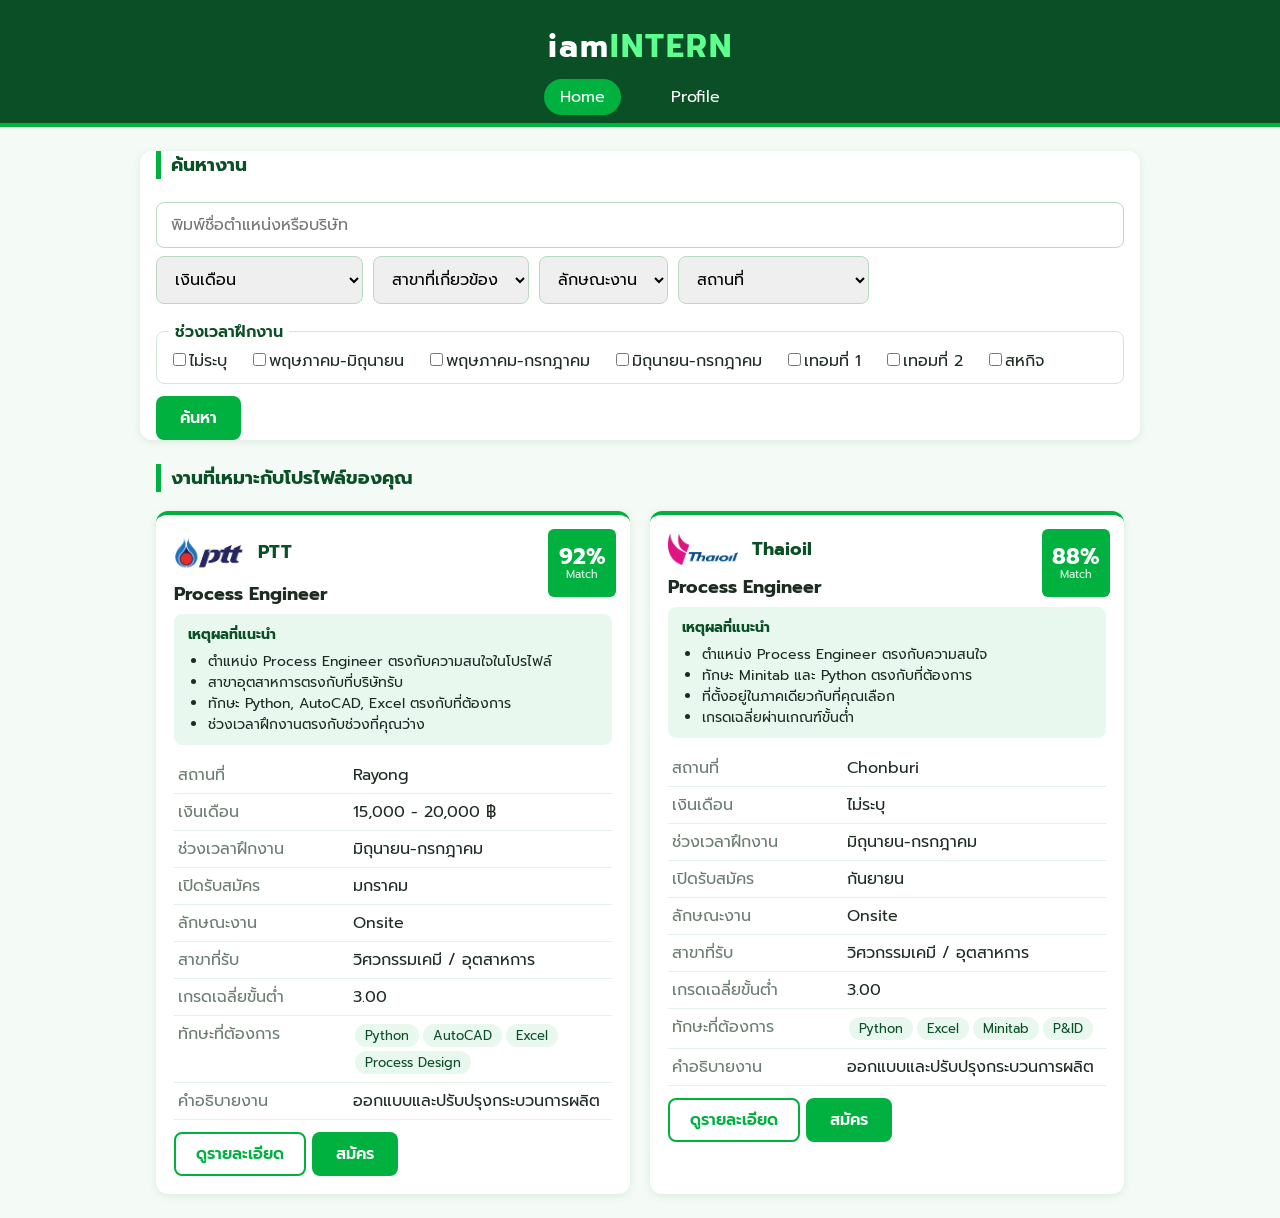
<file: index.html>
<!DOCTYPE html>
<html lang="th">
<head>
    <meta charset="UTF-8">
    <meta name="viewport" content="width=device-width, initial-scale=1.0">
    <title>iamintern</title>
    <link href="https://fonts.googleapis.com/css2?family=Prompt:wght@400;600&display=swap" rel="stylesheet">
    <link rel="stylesheet" href="style.css">
</head>
<body>
    <div id="head">
        <h1>iam<span>INTERN</span></h1>
        <div id="nav" class="navi">
            <a href="index.html" class="on">Home</a>
            <a href="profile.html">Profile</a>
        </div>
        <div id="find">
            <h3>ค้นหางาน</h3>
            <form action="find.html" method="get">
                <input type="text" name="q" placeholder="พิมพ์ชื่อตำแหน่งหรือบริษัท">
                <select name="salary">
                    <option value="">เงินเดือน</option>
                    <option>ไม่ระบุ</option>
                    <option>&lt; 10000 ฿</option>
                    <option>10000 ฿ - 20000 ฿</option>
                    <option>20000 ฿ - 30000 ฿</option>
                    <option>&gt; 30000 ฿</option>
                </select>
                <select name="field">
                    <option value="">สาขาที่เกี่ยวข้อง</option>
                    <option>ไม่ระบุ</option>
                    <option>Engineering</option>
                    <option>IT</option>
                    <option>Law</option>
                    <option>Marketing</option>
                </select>
                <select name="worktype">
                    <option value="">ลักษณะงาน</option>
                    <option>ไม่ระบุ</option>
                    <option>Onsite</option>
                    <option>Remote</option>
                    <option>Online</option>
                </select>
                <select name="place">
                    <option value="">สถานที่</option>
                    <option>ไม่ระบุ</option>
                    <option>ภายในจังหวัดของฉัน</option>
                    <option>ภายในภาคของฉัน</option>
                </select>
                <fieldset>
                    <legend>ช่วงเวลาฝึกงาน</legend>
                    <label><input type="checkbox" name="duration" value="any">ไม่ระบุ</label>
                    <label><input type="checkbox" name="duration" value="may2">พฤษภาคม-มิถุนายน</label>
                    <label><input type="checkbox" name="duration" value="may3">พฤษภาคม-กรกฎาคม</label>
                    <label><input type="checkbox" name="duration" value="june2">มิถุนายน-กรกฎาคม</label>
                    <label><input type="checkbox" name="duration" value="sem1">เทอมที่ 1</label>
                    <label><input type="checkbox" name="duration" value="sem2">เทอมที่ 2</label>
                    <label><input type="checkbox" name="duration" value="coop">สหกิจ</label>
                </fieldset>
                <button type="submit">ค้นหา</button>
            </form>
        </div>
        <div id="rec">
            <h3>งานที่เหมาะกับโปรไฟล์ของคุณ</h3>
            <div class="jobs">
            <div class="job">
                <div class="mbox"><b>92%</b><small>Match</small></div>
                <div class="jh"><img src="logo/ptt.png"><b>PTT</b></div>
                <h4><a class="t" href="job.html?id=ptt">Process Engineer</a></h4>
                <div class="why"><b>เหตุผลที่แนะนำ</b><ul><li>ตำแหน่ง Process Engineer ตรงกับความสนใจในโปรไฟล์</li><li>สาขาอุตสาหการตรงกับที่บริษัทรับ</li><li>ทักษะ Python, AutoCAD, Excel ตรงกับที่ต้องการ</li><li>ช่วงเวลาฝึกงานตรงกับช่วงที่คุณว่าง</li></ul></div>
                <table class="rj">
                    <tr><td>สถานที่</td><td>Rayong</td></tr>
                    <tr><td>เงินเดือน</td><td>15,000 - 20,000 ฿</td></tr>
                    <tr><td>ช่วงเวลาฝึกงาน</td><td>มิถุนายน-กรกฎาคม</td></tr>
                    <tr><td>เปิดรับสมัคร</td><td>มกราคม</td></tr>
                    <tr><td>ลักษณะงาน</td><td>Onsite</td></tr>
                    <tr><td>สาขาที่รับ</td><td>วิศวกรรมเคมี / อุตสาหการ</td></tr>
                    <tr><td>เกรดเฉลี่ยขั้นต่ำ</td><td>3.00</td></tr>
                    <tr><td>ทักษะที่ต้องการ</td><td><span class="chip">Python</span><span class="chip">AutoCAD</span><span class="chip">Excel</span><span class="chip">Process Design</span></td></tr>
                    <tr><td>คำอธิบายงาน</td><td>ออกแบบและปรับปรุงกระบวนการผลิต</td></tr>
                </table>
                <a class="btn ghost" href="job.html?id=ptt">ดูรายละเอียด</a><a class="btn" href="app1.html">สมัคร</a>
            </div>
            <div class="job">
                <div class="mbox"><b>88%</b><small>Match</small></div>
                <div class="jh"><img src="logo/thaioil.png"><b>Thaioil</b></div>
                <h4><a class="t" href="job.html?id=thaioil">Process Engineer</a></h4>
                <div class="why"><b>เหตุผลที่แนะนำ</b><ul><li>ตำแหน่ง Process Engineer ตรงกับความสนใจ</li><li>ทักษะ Minitab และ Python ตรงกับที่ต้องการ</li><li>ที่ตั้งอยู่ในภาคเดียวกับที่คุณเลือก</li><li>เกรดเฉลี่ยผ่านเกณฑ์ขั้นต่ำ</li></ul></div>
                <table class="rj">
                    <tr><td>สถานที่</td><td>Chonburi</td></tr>
                    <tr><td>เงินเดือน</td><td>ไม่ระบุ</td></tr>
                    <tr><td>ช่วงเวลาฝึกงาน</td><td>มิถุนายน-กรกฎาคม</td></tr>
                    <tr><td>เปิดรับสมัคร</td><td>กันยายน</td></tr>
                    <tr><td>ลักษณะงาน</td><td>Onsite</td></tr>
                    <tr><td>สาขาที่รับ</td><td>วิศวกรรมเคมี / อุตสาหการ</td></tr>
                    <tr><td>เกรดเฉลี่ยขั้นต่ำ</td><td>3.00</td></tr>
                    <tr><td>ทักษะที่ต้องการ</td><td><span class="chip">Python</span><span class="chip">Excel</span><span class="chip">Minitab</span><span class="chip">P&ID</span></td></tr>
                    <tr><td>คำอธิบายงาน</td><td>ออกแบบและปรับปรุงกระบวนการผลิต</td></tr>
                </table>
                <a class="btn ghost" href="job.html?id=thaioil">ดูรายละเอียด</a><a class="btn" href="app2.html">สมัคร</a>
            </div>
            </div>
    </div>
</body>
</html>
</file>
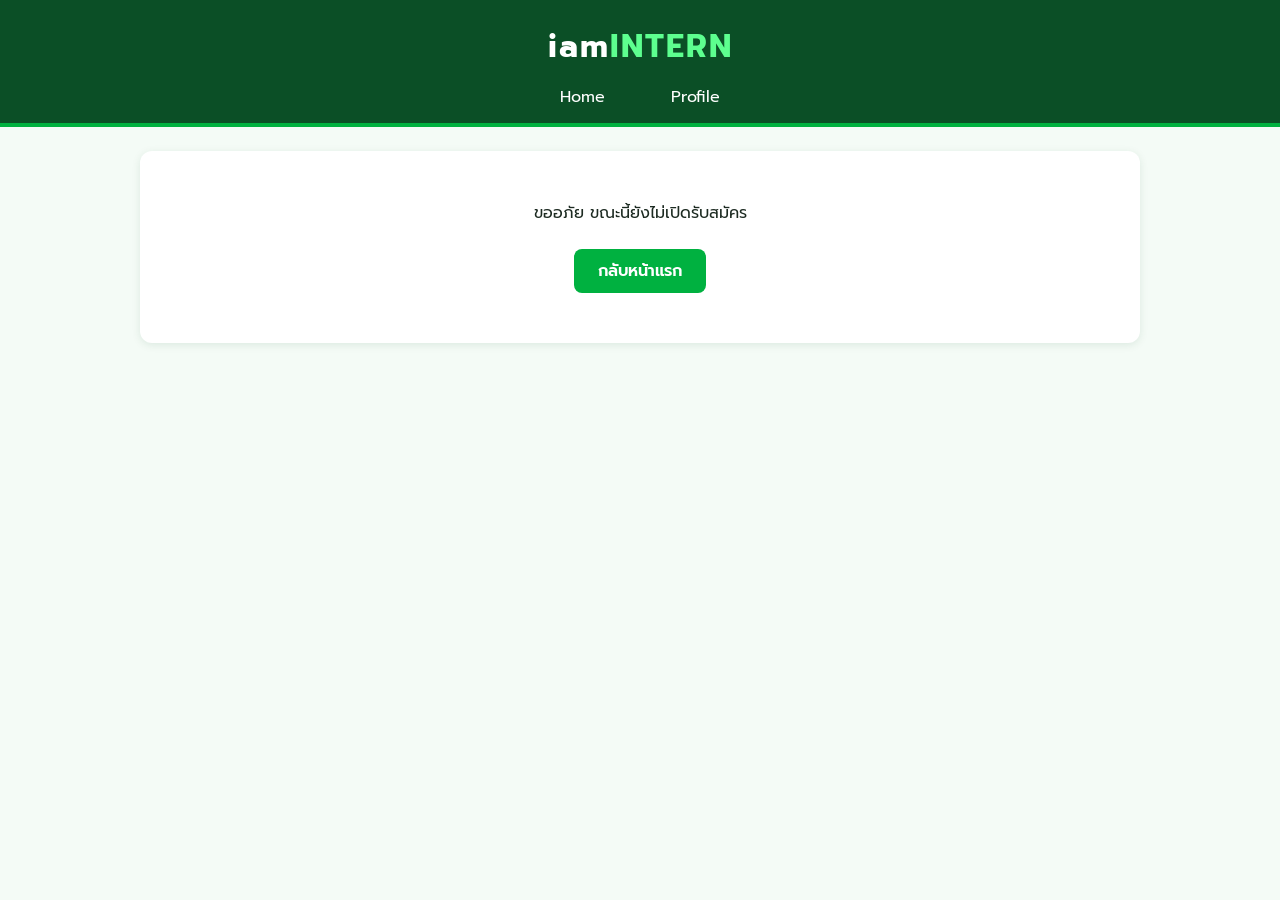
<file: app1.html>
<!DOCTYPE html>
<html lang="th">
<head>
    <meta charset="UTF-8">
    <meta name="viewport" content="width=device-width, initial-scale=1.0">
    <title>iamintern</title>
    <link href="https://fonts.googleapis.com/css2?family=Prompt:wght@400;600&display=swap" rel="stylesheet">
    <link rel="stylesheet" href="style.css">
</head>
<body>
    <div id="head">
        <h1>iam<span>INTERN</span></h1>
        <div id="nav" class="navi">
            <a href="index.html">Home</a>
            <a href="profile.html">Profile</a>
        </div>
        <div id="app1" style="text-align:center;padding:50px 20px">
            ขออภัย ขณะนี้ยังไม่เปิดรับสมัคร<br><br>
            <a class="btn" href="index.html">กลับหน้าแรก</a>
        </div>
    </div>
</body>
</html>
</file>
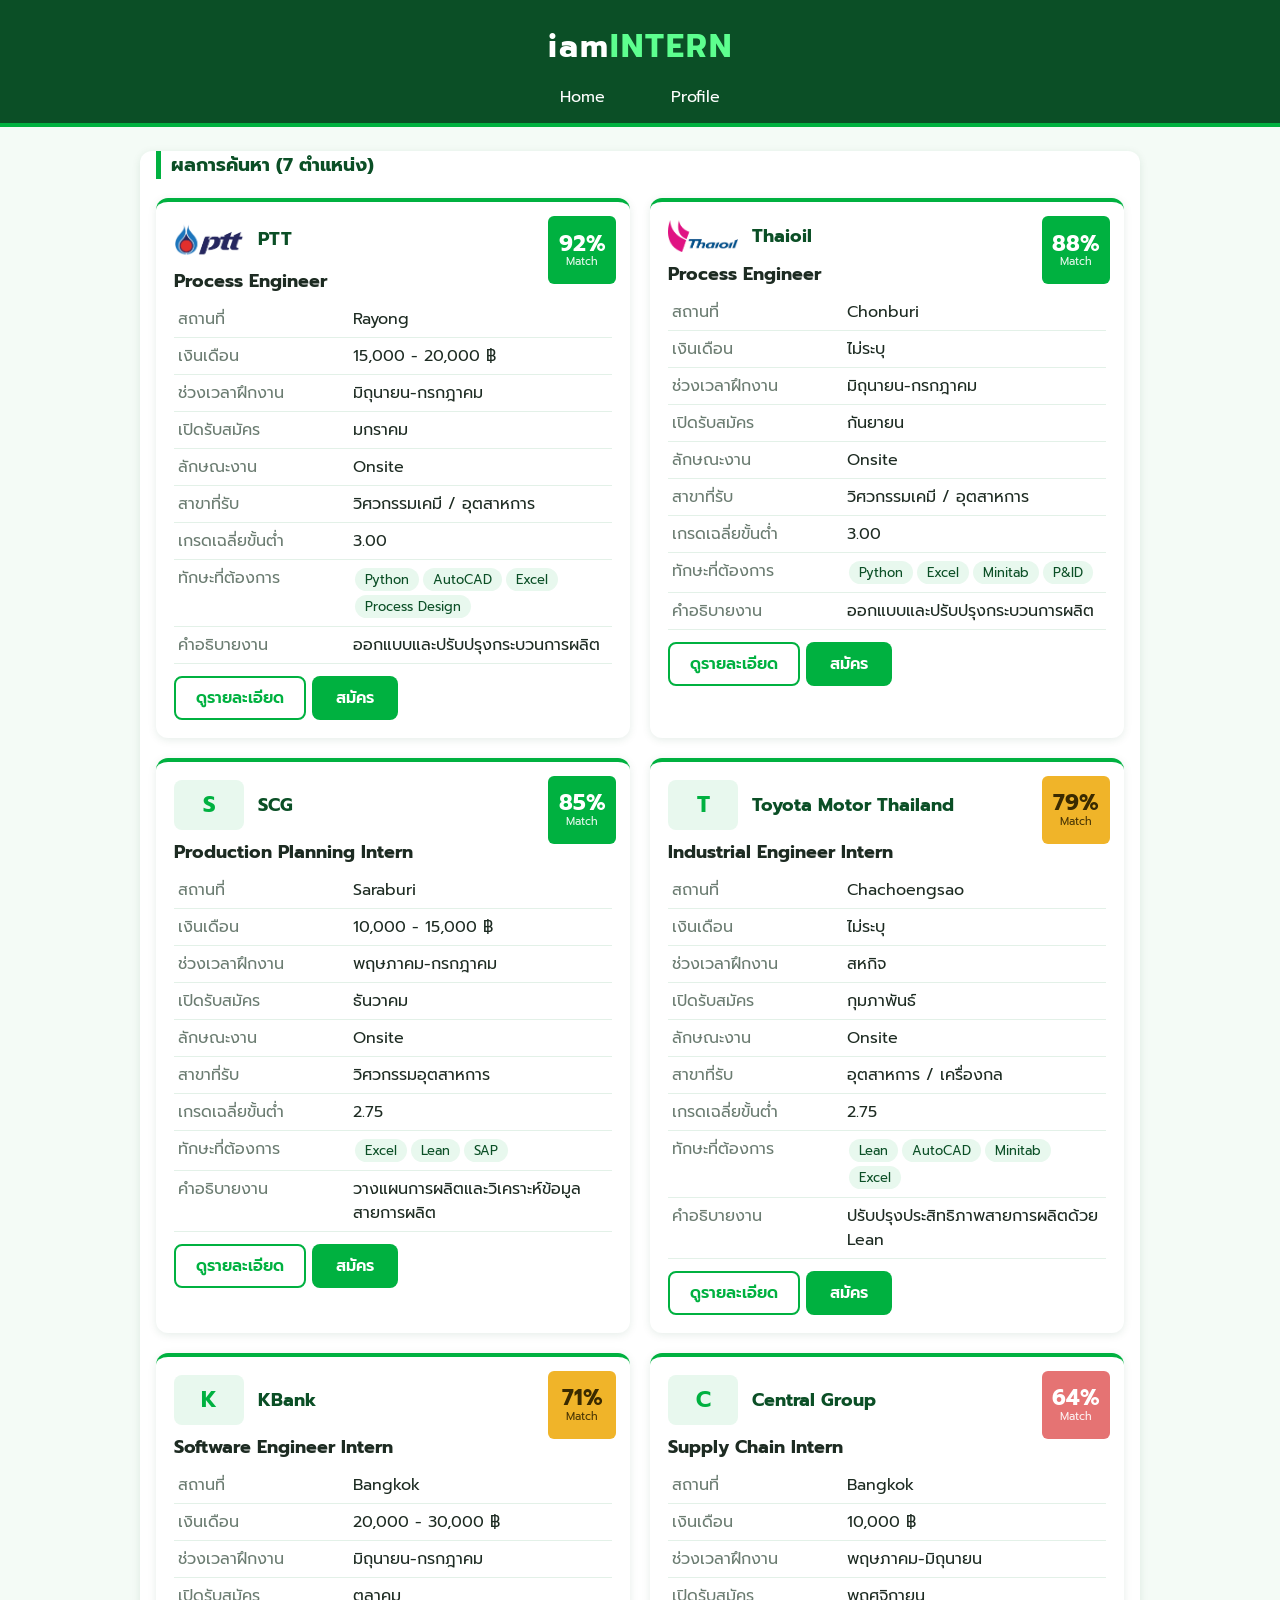
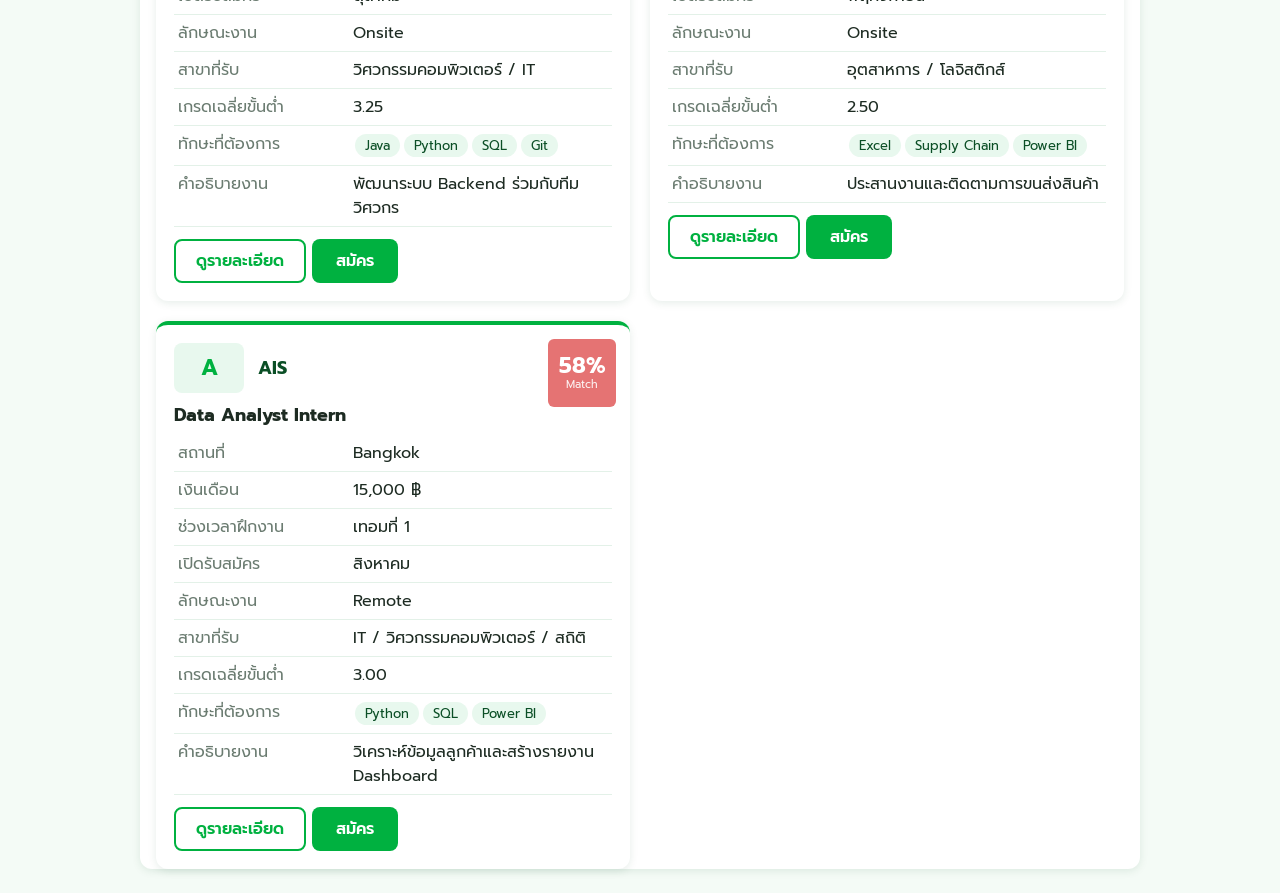
<file: find.html>
<!DOCTYPE html>
<html lang="th">
<head>
    <meta charset="UTF-8">
    <meta name="viewport" content="width=device-width, initial-scale=1.0">
    <title>iamintern</title>
    <link href="https://fonts.googleapis.com/css2?family=Prompt:wght@400;600&display=swap" rel="stylesheet">
    <link rel="stylesheet" href="style.css">
</head>
<body>
    <div id="head">
        <h1>iam<span>INTERN</span></h1>
        <div id="nav" class="navi">
            <a href="index.html">Home</a>
            <a href="profile.html">Profile</a>
        </div>
        <div id="result">
            <h3>ผลการค้นหา (7 ตำแหน่ง)</h3>
            <div class="jobs">
            <div class="job">
                <div class="mbox"><b>92%</b><small>Match</small></div>
                <div class="jh"><img src="logo/ptt.png"><b>PTT</b></div>
                <h4><a class="t" href="job.html?id=ptt">Process Engineer</a></h4>
                
                <table class="rj">
                    <tr><td>สถานที่</td><td>Rayong</td></tr>
                    <tr><td>เงินเดือน</td><td>15,000 - 20,000 ฿</td></tr>
                    <tr><td>ช่วงเวลาฝึกงาน</td><td>มิถุนายน-กรกฎาคม</td></tr>
                    <tr><td>เปิดรับสมัคร</td><td>มกราคม</td></tr>
                    <tr><td>ลักษณะงาน</td><td>Onsite</td></tr>
                    <tr><td>สาขาที่รับ</td><td>วิศวกรรมเคมี / อุตสาหการ</td></tr>
                    <tr><td>เกรดเฉลี่ยขั้นต่ำ</td><td>3.00</td></tr>
                    <tr><td>ทักษะที่ต้องการ</td><td><span class="chip">Python</span><span class="chip">AutoCAD</span><span class="chip">Excel</span><span class="chip">Process Design</span></td></tr>
                    <tr><td>คำอธิบายงาน</td><td>ออกแบบและปรับปรุงกระบวนการผลิต</td></tr>
                </table>
                <a class="btn ghost" href="job.html?id=ptt">ดูรายละเอียด</a><a class="btn" href="app1.html">สมัคร</a>
            </div>
            <div class="job">
                <div class="mbox"><b>88%</b><small>Match</small></div>
                <div class="jh"><img src="logo/thaioil.png"><b>Thaioil</b></div>
                <h4><a class="t" href="job.html?id=thaioil">Process Engineer</a></h4>
                
                <table class="rj">
                    <tr><td>สถานที่</td><td>Chonburi</td></tr>
                    <tr><td>เงินเดือน</td><td>ไม่ระบุ</td></tr>
                    <tr><td>ช่วงเวลาฝึกงาน</td><td>มิถุนายน-กรกฎาคม</td></tr>
                    <tr><td>เปิดรับสมัคร</td><td>กันยายน</td></tr>
                    <tr><td>ลักษณะงาน</td><td>Onsite</td></tr>
                    <tr><td>สาขาที่รับ</td><td>วิศวกรรมเคมี / อุตสาหการ</td></tr>
                    <tr><td>เกรดเฉลี่ยขั้นต่ำ</td><td>3.00</td></tr>
                    <tr><td>ทักษะที่ต้องการ</td><td><span class="chip">Python</span><span class="chip">Excel</span><span class="chip">Minitab</span><span class="chip">P&ID</span></td></tr>
                    <tr><td>คำอธิบายงาน</td><td>ออกแบบและปรับปรุงกระบวนการผลิต</td></tr>
                </table>
                <a class="btn ghost" href="job.html?id=thaioil">ดูรายละเอียด</a><a class="btn" href="app2.html">สมัคร</a>
            </div>
            <div class="job">
                <div class="mbox"><b>85%</b><small>Match</small></div>
                <div class="jh"><span class="logo">S</span><b>SCG</b></div>
                <h4><a class="t" href="job.html?id=scg">Production Planning Intern</a></h4>
                
                <table class="rj">
                    <tr><td>สถานที่</td><td>Saraburi</td></tr>
                    <tr><td>เงินเดือน</td><td>10,000 - 15,000 ฿</td></tr>
                    <tr><td>ช่วงเวลาฝึกงาน</td><td>พฤษภาคม-กรกฎาคม</td></tr>
                    <tr><td>เปิดรับสมัคร</td><td>ธันวาคม</td></tr>
                    <tr><td>ลักษณะงาน</td><td>Onsite</td></tr>
                    <tr><td>สาขาที่รับ</td><td>วิศวกรรมอุตสาหการ</td></tr>
                    <tr><td>เกรดเฉลี่ยขั้นต่ำ</td><td>2.75</td></tr>
                    <tr><td>ทักษะที่ต้องการ</td><td><span class="chip">Excel</span><span class="chip">Lean</span><span class="chip">SAP</span></td></tr>
                    <tr><td>คำอธิบายงาน</td><td>วางแผนการผลิตและวิเคราะห์ข้อมูลสายการผลิต</td></tr>
                </table>
                <a class="btn ghost" href="job.html?id=scg">ดูรายละเอียด</a><a class="btn" href="app1.html">สมัคร</a>
            </div>
            <div class="job">
                <div class="mbox mid"><b>79%</b><small>Match</small></div>
                <div class="jh"><span class="logo">T</span><b>Toyota Motor Thailand</b></div>
                <h4><a class="t" href="job.html?id=toyota">Industrial Engineer Intern</a></h4>
                
                <table class="rj">
                    <tr><td>สถานที่</td><td>Chachoengsao</td></tr>
                    <tr><td>เงินเดือน</td><td>ไม่ระบุ</td></tr>
                    <tr><td>ช่วงเวลาฝึกงาน</td><td>สหกิจ</td></tr>
                    <tr><td>เปิดรับสมัคร</td><td>กุมภาพันธ์</td></tr>
                    <tr><td>ลักษณะงาน</td><td>Onsite</td></tr>
                    <tr><td>สาขาที่รับ</td><td>อุตสาหการ / เครื่องกล</td></tr>
                    <tr><td>เกรดเฉลี่ยขั้นต่ำ</td><td>2.75</td></tr>
                    <tr><td>ทักษะที่ต้องการ</td><td><span class="chip">Lean</span><span class="chip">AutoCAD</span><span class="chip">Minitab</span><span class="chip">Excel</span></td></tr>
                    <tr><td>คำอธิบายงาน</td><td>ปรับปรุงประสิทธิภาพสายการผลิตด้วย Lean</td></tr>
                </table>
                <a class="btn ghost" href="job.html?id=toyota">ดูรายละเอียด</a><a class="btn" href="app1.html">สมัคร</a>
            </div>
            <div class="job">
                <div class="mbox mid"><b>71%</b><small>Match</small></div>
                <div class="jh"><span class="logo">K</span><b>KBank</b></div>
                <h4><a class="t" href="job.html?id=kbank">Software Engineer Intern</a></h4>
                
                <table class="rj">
                    <tr><td>สถานที่</td><td>Bangkok</td></tr>
                    <tr><td>เงินเดือน</td><td>20,000 - 30,000 ฿</td></tr>
                    <tr><td>ช่วงเวลาฝึกงาน</td><td>มิถุนายน-กรกฎาคม</td></tr>
                    <tr><td>เปิดรับสมัคร</td><td>ตุลาคม</td></tr>
                    <tr><td>ลักษณะงาน</td><td>Onsite</td></tr>
                    <tr><td>สาขาที่รับ</td><td>วิศวกรรมคอมพิวเตอร์ / IT</td></tr>
                    <tr><td>เกรดเฉลี่ยขั้นต่ำ</td><td>3.25</td></tr>
                    <tr><td>ทักษะที่ต้องการ</td><td><span class="chip">Java</span><span class="chip">Python</span><span class="chip">SQL</span><span class="chip">Git</span></td></tr>
                    <tr><td>คำอธิบายงาน</td><td>พัฒนาระบบ Backend ร่วมกับทีมวิศวกร</td></tr>
                </table>
                <a class="btn ghost" href="job.html?id=kbank">ดูรายละเอียด</a><a class="btn" href="app1.html">สมัคร</a>
            </div>
            <div class="job">
                <div class="mbox low"><b>64%</b><small>Match</small></div>
                <div class="jh"><span class="logo">C</span><b>Central Group</b></div>
                <h4><a class="t" href="job.html?id=central">Supply Chain Intern</a></h4>
                
                <table class="rj">
                    <tr><td>สถานที่</td><td>Bangkok</td></tr>
                    <tr><td>เงินเดือน</td><td>10,000 ฿</td></tr>
                    <tr><td>ช่วงเวลาฝึกงาน</td><td>พฤษภาคม-มิถุนายน</td></tr>
                    <tr><td>เปิดรับสมัคร</td><td>พฤศจิกายน</td></tr>
                    <tr><td>ลักษณะงาน</td><td>Onsite</td></tr>
                    <tr><td>สาขาที่รับ</td><td>อุตสาหการ / โลจิสติกส์</td></tr>
                    <tr><td>เกรดเฉลี่ยขั้นต่ำ</td><td>2.50</td></tr>
                    <tr><td>ทักษะที่ต้องการ</td><td><span class="chip">Excel</span><span class="chip">Supply Chain</span><span class="chip">Power BI</span></td></tr>
                    <tr><td>คำอธิบายงาน</td><td>ประสานงานและติดตามการขนส่งสินค้า</td></tr>
                </table>
                <a class="btn ghost" href="job.html?id=central">ดูรายละเอียด</a><a class="btn" href="app1.html">สมัคร</a>
            </div>
            <div class="job">
                <div class="mbox low"><b>58%</b><small>Match</small></div>
                <div class="jh"><span class="logo">A</span><b>AIS</b></div>
                <h4><a class="t" href="job.html?id=ais">Data Analyst Intern</a></h4>
                
                <table class="rj">
                    <tr><td>สถานที่</td><td>Bangkok</td></tr>
                    <tr><td>เงินเดือน</td><td>15,000 ฿</td></tr>
                    <tr><td>ช่วงเวลาฝึกงาน</td><td>เทอมที่ 1</td></tr>
                    <tr><td>เปิดรับสมัคร</td><td>สิงหาคม</td></tr>
                    <tr><td>ลักษณะงาน</td><td>Remote</td></tr>
                    <tr><td>สาขาที่รับ</td><td>IT / วิศวกรรมคอมพิวเตอร์ / สถิติ</td></tr>
                    <tr><td>เกรดเฉลี่ยขั้นต่ำ</td><td>3.00</td></tr>
                    <tr><td>ทักษะที่ต้องการ</td><td><span class="chip">Python</span><span class="chip">SQL</span><span class="chip">Power BI</span></td></tr>
                    <tr><td>คำอธิบายงาน</td><td>วิเคราะห์ข้อมูลลูกค้าและสร้างรายงาน Dashboard</td></tr>
                </table>
                <a class="btn ghost" href="job.html?id=ais">ดูรายละเอียด</a><a class="btn" href="app1.html">สมัคร</a>
            </div>
            </div>
        </div>
    </div>
</body>
</html>
</file>
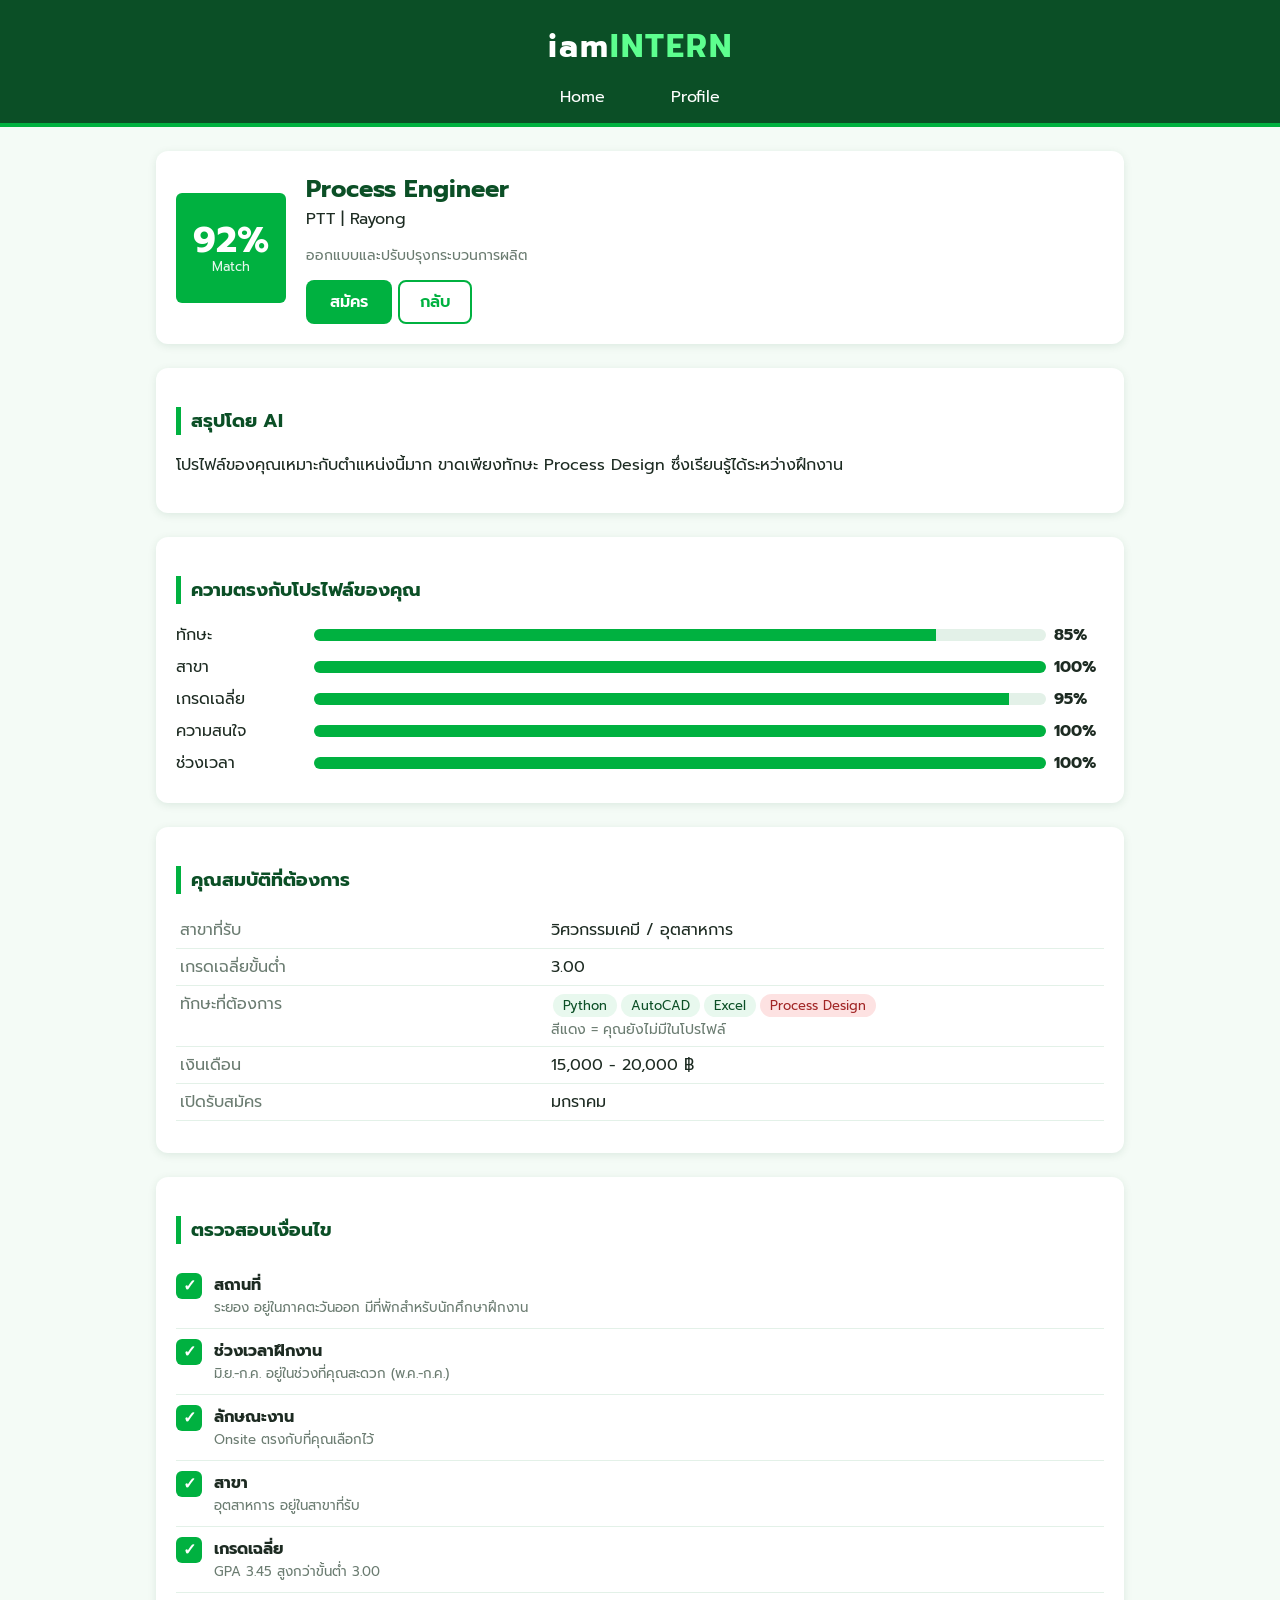
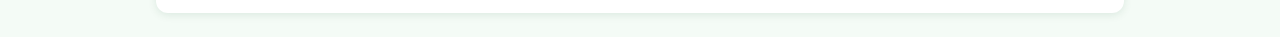
<file: job.html>
<!DOCTYPE html>
<html lang="th">
<head>
    <meta charset="UTF-8">
    <meta name="viewport" content="width=device-width, initial-scale=1.0">
    <title>iamintern</title>
    <link href="https://fonts.googleapis.com/css2?family=Prompt:wght@400;600&display=swap" rel="stylesheet">
    <link rel="stylesheet" href="style.css">
</head>
<body>
    <div id="head">
        <h1>iam<span>INTERN</span></h1>
        <div id="nav" class="navi">
            <a href="index.html">Home</a>
            <a href="profile.html">Profile</a>
        </div>
        <div id="detail"></div>
    </div>
<script>
const JOBS=[{"id": "ptt", "lg": "logo/ptt.png", "co": "PTT", "pos": "Process Engineer", "loc": "Rayong", "sal": "15,000 - 20,000 ฿", "dur": "มิถุนายน-กรกฎาคม", "op": "มกราคม", "wt": "Onsite", "desc": "ออกแบบและปรับปรุงกระบวนการผลิต", "skills": ["Python", "AutoCAD", "Excel", "Process Design"], "gpa": "3.00", "major": "วิศวกรรมเคมี / อุตสาหการ", "m": 92, "app": "app1.html", "bk": [["ทักษะ", 85], ["สาขา", 100], ["เกรดเฉลี่ย", 95], ["ความสนใจ", 100], ["ช่วงเวลา", 100]], "ck": [["สถานที่", 1, "ระยอง อยู่ในภาคตะวันออก มีที่พักสำหรับนักศึกษาฝึกงาน"], ["ช่วงเวลาฝึกงาน", 1, "มิ.ย.-ก.ค. อยู่ในช่วงที่คุณสะดวก (พ.ค.-ก.ค.)"], ["ลักษณะงาน", 1, "Onsite ตรงกับที่คุณเลือกไว้"], ["สาขา", 1, "อุตสาหการ อยู่ในสาขาที่รับ"], ["เกรดเฉลี่ย", 1, "GPA 3.45 สูงกว่าขั้นต่ำ 3.00"]], "why": ["ตำแหน่ง Process Engineer ตรงกับความสนใจในโปรไฟล์", "สาขาอุตสาหการตรงกับที่บริษัทรับ", "ทักษะ Python, AutoCAD, Excel ตรงกับที่ต้องการ", "ช่วงเวลาฝึกงานตรงกับช่วงที่คุณว่าง"], "sum": "โปรไฟล์ของคุณเหมาะกับตำแหน่งนี้มาก ขาดเพียงทักษะ Process Design ซึ่งเรียนรู้ได้ระหว่างฝึกงาน"}, {"id": "thaioil", "lg": "logo/thaioil.png", "co": "Thaioil", "pos": "Process Engineer", "loc": "Chonburi", "sal": "ไม่ระบุ", "dur": "มิถุนายน-กรกฎาคม", "op": "กันยายน", "wt": "Onsite", "desc": "ออกแบบและปรับปรุงกระบวนการผลิต", "skills": ["Python", "Excel", "Minitab", "P&ID"], "gpa": "3.00", "major": "วิศวกรรมเคมี / อุตสาหการ", "m": 88, "app": "app2.html", "bk": [["ทักษะ", 75], ["สาขา", 100], ["เกรดเฉลี่ย", 95], ["ความสนใจ", 100], ["ช่วงเวลา", 100]], "ck": [["สถานที่", 1, "ชลบุรี เดินทางจากกรุงเทพฯ ได้ภายใน 2 ชม."], ["ช่วงเวลาฝึกงาน", 1, "มิ.ย.-ก.ค. อยู่ในช่วงที่คุณสะดวก"], ["ลักษณะงาน", 1, "Onsite ตรงกับที่คุณเลือกไว้"], ["สาขา", 1, "อุตสาหการ อยู่ในสาขาที่รับ"], ["เกรดเฉลี่ย", 1, "GPA 3.45 สูงกว่าขั้นต่ำ 3.00"]], "why": ["ตำแหน่ง Process Engineer ตรงกับความสนใจ", "ทักษะ Minitab และ Python ตรงกับที่ต้องการ", "ที่ตั้งอยู่ในภาคเดียวกับที่คุณเลือก", "เกรดเฉลี่ยผ่านเกณฑ์ขั้นต่ำ"], "sum": "เหมาะกับคุณมาก ควรเพิ่มความรู้เรื่อง P&ID เพื่อให้คะแนนสูงขึ้น"}, {"id": "scg", "lg": "S", "co": "SCG", "pos": "Production Planning Intern", "loc": "Saraburi", "sal": "10,000 - 15,000 ฿", "dur": "พฤษภาคม-กรกฎาคม", "op": "ธันวาคม", "wt": "Onsite", "desc": "วางแผนการผลิตและวิเคราะห์ข้อมูลสายการผลิต", "skills": ["Excel", "Lean", "SAP"], "gpa": "2.75", "major": "วิศวกรรมอุตสาหการ", "m": 85, "app": "app1.html", "bk": [["ทักษะ", 70], ["สาขา", 100], ["เกรดเฉลี่ย", 100], ["ความสนใจ", 80], ["ช่วงเวลา", 100]], "ck": [["สถานที่", 1, "สระบุรี อยู่ในเขตภาคกลาง"], ["ช่วงเวลาฝึกงาน", 1, "พ.ค.-ก.ค. ตรงกับช่วงที่คุณสะดวกพอดี"], ["ลักษณะงาน", 1, "Onsite ตรงกับที่คุณเลือกไว้"], ["สาขา", 1, "อุตสาหการ ตรงกับสาขาที่รับ"], ["เกรดเฉลี่ย", 1, "GPA 3.45 สูงกว่าขั้นต่ำ 2.75"]], "why": ["สาขาอุตสาหการตรงกับที่รับ", "ทักษะ Excel และ Lean ตรงกับที่ต้องการ", "ตำแหน่งใกล้เคียงกับ Production Engineer ที่สนใจ"], "sum": "เหมาะกับสาขาของคุณ ขาดเพียงทักษะ SAP"}, {"id": "toyota", "lg": "T", "co": "Toyota Motor Thailand", "pos": "Industrial Engineer Intern", "loc": "Chachoengsao", "sal": "ไม่ระบุ", "dur": "สหกิจ", "op": "กุมภาพันธ์", "wt": "Onsite", "desc": "ปรับปรุงประสิทธิภาพสายการผลิตด้วย Lean", "skills": ["Lean", "AutoCAD", "Minitab", "Excel"], "gpa": "2.75", "major": "อุตสาหการ / เครื่องกล", "m": 79, "app": "app1.html", "bk": [["ทักษะ", 100], ["สาขา", 100], ["เกรดเฉลี่ย", 100], ["ความสนใจ", 65], ["ช่วงเวลา", 30]], "ck": [["สถานที่", 1, "ฉะเชิงเทรา อยู่ในเขตภาคตะวันออก"], ["ช่วงเวลาฝึกงาน", 0, "สหกิจใช้เวลา 4 เดือน เกินช่วงที่คุณว่าง (พ.ค.-ก.ค.)"], ["ลักษณะงาน", 1, "Onsite ตรงกับที่คุณเลือกไว้"], ["สาขา", 1, "อุตสาหการ ตรงกับสาขาที่รับ"], ["เกรดเฉลี่ย", 1, "GPA 3.45 สูงกว่าขั้นต่ำ 2.75"]], "why": ["ทักษะครบทุกข้อที่ต้องการ", "สาขาตรงกับที่รับ"], "sum": "ทักษะและสาขาตรงเกือบทั้งหมด แต่ช่วงเวลาสหกิจไม่ตรงกับที่คุณว่าง"}, {"id": "kbank", "lg": "K", "co": "KBank", "pos": "Software Engineer Intern", "loc": "Bangkok", "sal": "20,000 - 30,000 ฿", "dur": "มิถุนายน-กรกฎาคม", "op": "ตุลาคม", "wt": "Onsite", "desc": "พัฒนาระบบ Backend ร่วมกับทีมวิศวกร", "skills": ["Java", "Python", "SQL", "Git"], "gpa": "3.25", "major": "วิศวกรรมคอมพิวเตอร์ / IT", "m": 71, "app": "app1.html", "bk": [["ทักษะ", 35], ["สาขา", 40], ["เกรดเฉลี่ย", 100], ["ความสนใจ", 50], ["ช่วงเวลา", 100]], "ck": [["สถานที่", 1, "กรุงเทพฯ เดินทางสะดวก"], ["ช่วงเวลาฝึกงาน", 1, "มิ.ย.-ก.ค. อยู่ในช่วงที่คุณสะดวก"], ["ลักษณะงาน", 1, "Onsite ตรงกับที่คุณเลือกไว้"], ["สาขา", 0, "อุตสาหการไม่อยู่ในสาขาที่รับ แต่ทักษะ Python อาจชดเชยได้"], ["เกรดเฉลี่ย", 1, "GPA 3.45 สูงกว่าขั้นต่ำ 3.25"]], "why": [], "sum": "ผ่านเกณฑ์ GPA และช่วงเวลา แต่สาขาไม่ตรงและขาดทักษะ Java, SQL, Git"}, {"id": "central", "lg": "C", "co": "Central Group", "pos": "Supply Chain Intern", "loc": "Bangkok", "sal": "10,000 ฿", "dur": "พฤษภาคม-มิถุนายน", "op": "พฤศจิกายน", "wt": "Onsite", "desc": "ประสานงานและติดตามการขนส่งสินค้า", "skills": ["Excel", "Supply Chain", "Power BI"], "gpa": "2.50", "major": "อุตสาหการ / โลจิสติกส์", "m": 64, "app": "app1.html", "bk": [["ทักษะ", 40], ["สาขา", 85], ["เกรดเฉลี่ย", 100], ["ความสนใจ", 40], ["ช่วงเวลา", 100]], "ck": [["สถานที่", 1, "กรุงเทพฯ เดินทางสะดวก"], ["ช่วงเวลาฝึกงาน", 1, "พ.ค.-มิ.ย. อยู่ในช่วงที่คุณสะดวก"], ["ลักษณะงาน", 1, "Onsite ตรงกับที่คุณเลือกไว้"], ["สาขา", 1, "อุตสาหการ ตรงกับสาขาที่รับ"], ["เกรดเฉลี่ย", 1, "GPA 3.45 สูงกว่าขั้นต่ำ 2.50"]], "why": [], "sum": "เหมาะในระดับปานกลาง ตำแหน่งไม่ตรงกับความสนใจและขาดทักษะ Supply Chain, Power BI"}, {"id": "ais", "lg": "A", "co": "AIS", "pos": "Data Analyst Intern", "loc": "Bangkok", "sal": "15,000 ฿", "dur": "เทอมที่ 1", "op": "สิงหาคม", "wt": "Remote", "desc": "วิเคราะห์ข้อมูลลูกค้าและสร้างรายงาน Dashboard", "skills": ["Python", "SQL", "Power BI"], "gpa": "3.00", "major": "IT / วิศวกรรมคอมพิวเตอร์ / สถิติ", "m": 58, "app": "app1.html", "bk": [["ทักษะ", 35], ["สาขา", 30], ["เกรดเฉลี่ย", 100], ["ความสนใจ", 30], ["ช่วงเวลา", 20]], "ck": [["สถานที่", 1, "ทำงานแบบ Remote ไม่จำกัดสถานที่"], ["ช่วงเวลาฝึกงาน", 0, "เทอมที่ 1 ไม่ตรงกับช่วงที่คุณว่าง (พ.ค.-ก.ค.)"], ["ลักษณะงาน", 0, "Remote ไม่ตรงกับ Onsite ที่คุณเลือกไว้"], ["สาขา", 0, "อุตสาหการไม่อยู่ในสาขาที่รับ"], ["เกรดเฉลี่ย", 1, "GPA 3.45 สูงกว่าขั้นต่ำ 3.00"]], "why": [], "sum": "ตรงกับโปรไฟล์น้อย ทั้งช่วงเวลา สาขา และลักษณะงานไม่ตรงกับที่คุณระบุ"}];
const id=new URLSearchParams(location.search).get("id")||"ptt";
const j=JOBS.find(x=>x.id===id)||JOBS[0];
const cls=v=>v>=80?"":(v>=65?" mid":" low");
const PROFILE=["Python","AutoCAD","Excel","Minitab","Lean"];
const chips=j.skills.map(s=>`<span class="chip ${PROFILE.some(p=>s.includes(p))?"":"miss"}">${s}</span>`).join("");
document.getElementById("detail").innerHTML=`
<div class="box">
  <div class="hero">
    <div class="mbox big${cls(j.m)}"><b>${j.m}%</b><small>Match</small></div>
    <div><h2>${j.pos}</h2><div>${j.co} | ${j.loc}</div>
    <p class="note">${j.desc}</p>
    <a class="btn" href="${j.app}">สมัคร</a> <a class="btn ghost" href="find.html">กลับ</a></div>
  </div>
</div>
<div class="box"><h3>สรุปโดย AI</h3><p>${j.sum}</p></div>
<div class="box"><h3>ความตรงกับโปรไฟล์ของคุณ</h3>
${j.bk.map(([n,v])=>`<div class="bk"><span>${n}</span><div class="bar"><i class="${cls(v).trim()}" style="width:${v}%"></i></div><b>${v}%</b></div>`).join("")}
</div>
<div class="box"><h3>คุณสมบัติที่ต้องการ</h3>
<table class="rj">
<tr><td>สาขาที่รับ</td><td>${j.major}</td></tr>
<tr><td>เกรดเฉลี่ยขั้นต่ำ</td><td>${j.gpa}</td></tr>
<tr><td>ทักษะที่ต้องการ</td><td>${chips}<div class="note">สีแดง = คุณยังไม่มีในโปรไฟล์</div></td></tr>
<tr><td>เงินเดือน</td><td>${j.sal}</td></tr>
<tr><td>เปิดรับสมัคร</td><td>${j.op}</td></tr>
</table></div>
<div class="box"><h3>ตรวจสอบเงื่อนไข</h3><ul class="chk">
${j.ck.map(([n,ok,r])=>`<li><span class="ic ${ok?"y":"n"}">${ok?"✓":"✗"}</span><div><b>${n}</b><small>${r}</small></div></li>`).join("")}
</ul></div>`;
</script>
</body>
</html>
</file>
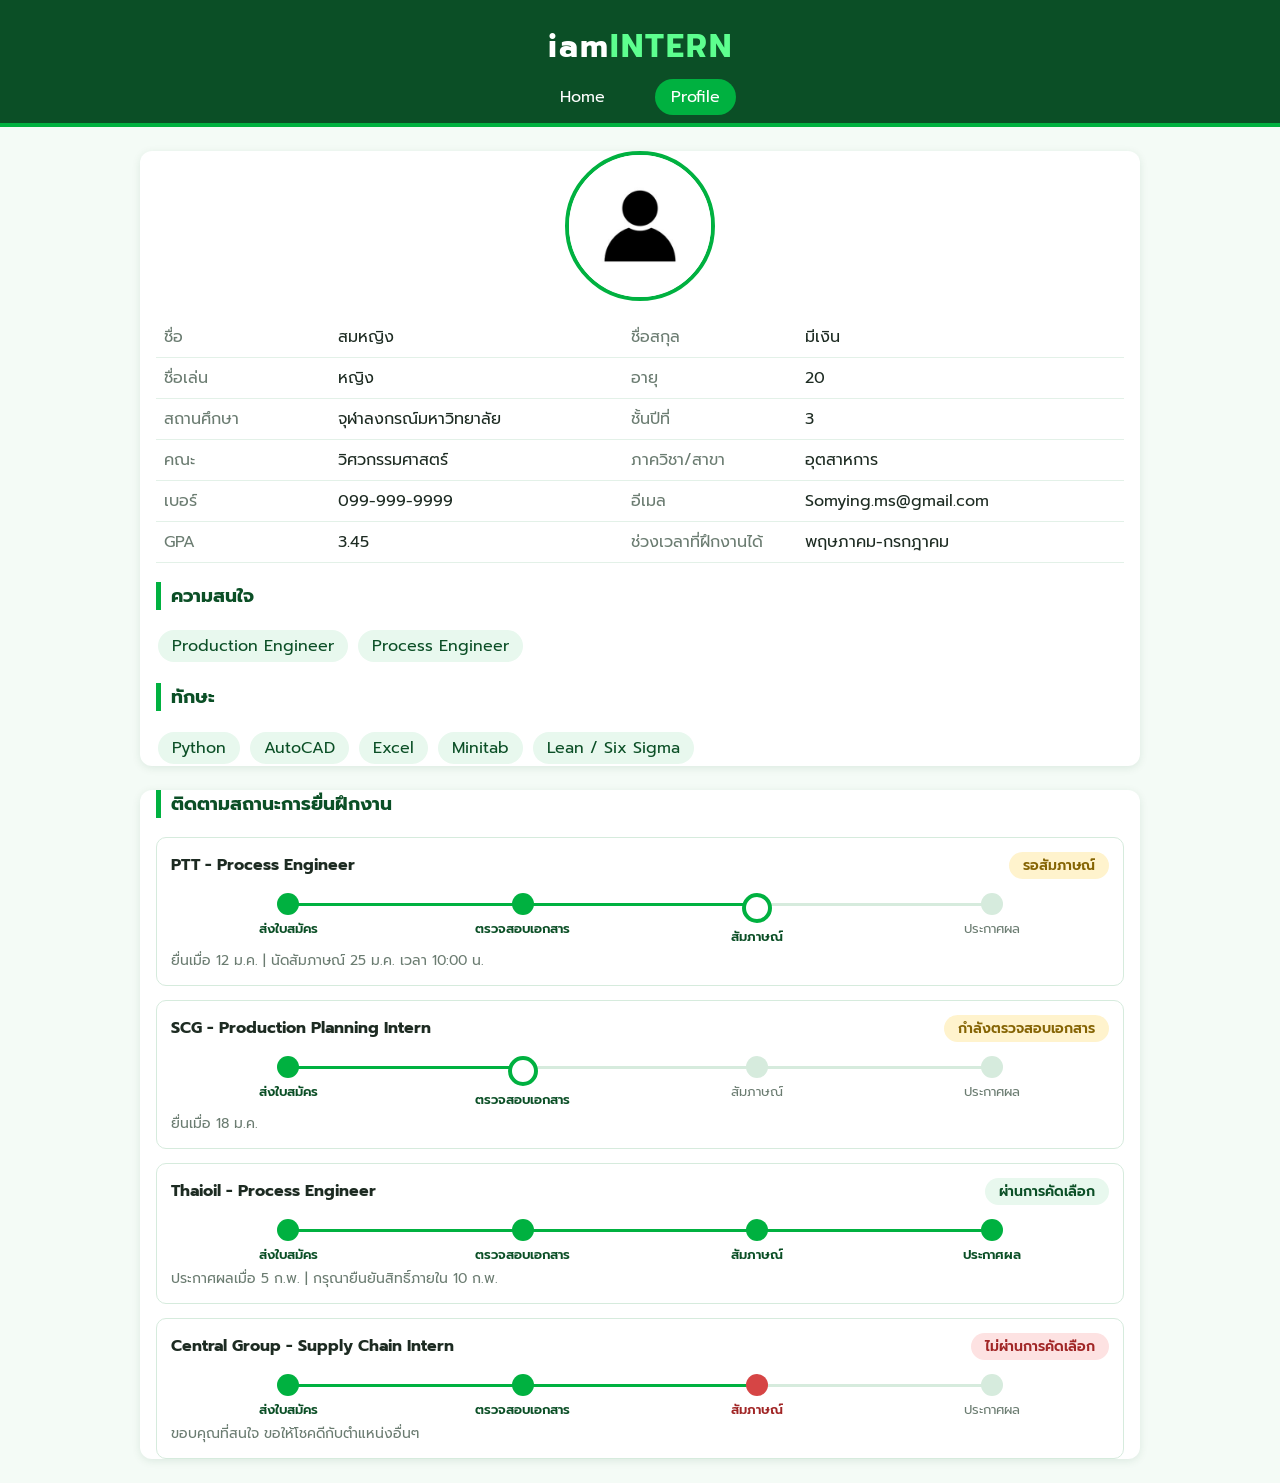
<file: profile.html>
<!DOCTYPE html>
<html lang="th">
<head>
    <meta charset="UTF-8">
    <meta name="viewport" content="width=device-width, initial-scale=1.0">
    <title>iamintern</title>
    <link href="https://fonts.googleapis.com/css2?family=Prompt:wght@400;600&display=swap" rel="stylesheet">
    <link rel="stylesheet" href="style.css">
</head>
<body>
    <div id="head">
        <h1>iam<span>INTERN</span></h1>
        <div id="nav" class="navi">
            <a href="index.html">Home</a>
            <a href="profile.html" class="on">Profile</a>
        </div>
        <div id="personal">
            <img src="icon/img1.webp" alt="profile">
            <table class="information">
                <tr><td>ชื่อ</td><td>สมหญิง</td><td>ชื่อสกุล</td><td>มีเงิน</td></tr>
                <tr><td>ชื่อเล่น</td><td>หญิง</td><td>อายุ</td><td>20</td></tr>
                <tr><td>สถานศึกษา</td><td>จุฬาลงกรณ์มหาวิทยาลัย</td><td>ชั้นปีที่</td><td>3</td></tr>
                <tr><td>คณะ</td><td>วิศวกรรมศาสตร์</td><td>ภาควิชา/สาขา</td><td>อุตสาหการ</td></tr>
                <tr><td>เบอร์</td><td>099-999-9999</td><td>อีเมล</td><td>Somying.ms@gmail.com</td></tr>
                <tr><td>GPA</td><td>3.45</td><td>ช่วงเวลาที่ฝึกงานได้</td><td>พฤษภาคม-กรกฎาคม</td></tr>
            </table>
            <h3>ความสนใจ</h3>
            <span class="tag">Production Engineer</span>
            <span class="tag">Process Engineer</span>
            <h3>ทักษะ</h3>
            <span class="tag">Python</span>
            <span class="tag">AutoCAD</span>
            <span class="tag">Excel</span>
            <span class="tag">Minitab</span>
            <span class="tag">Lean / Six Sigma</span>
        </div>

        <div id="status" class="box">
            <h3>ติดตามสถานะการยื่นฝึกงาน</h3>

            <div class="app">
                <div class="app-top"><b>PTT - Process Engineer</b><span class="st wait">รอสัมภาษณ์</span></div>
                <ol class="steps">
                    <li class="done">ส่งใบสมัคร</li>
                    <li class="done">ตรวจสอบเอกสาร</li>
                    <li class="cur">สัมภาษณ์</li>
                    <li>ประกาศผล</li>
                </ol>
                <div class="note">ยื่นเมื่อ 12 ม.ค. | นัดสัมภาษณ์ 25 ม.ค. เวลา 10:00 น.</div>
            </div>

            <div class="app">
                <div class="app-top"><b>SCG - Production Planning Intern</b><span class="st wait">กำลังตรวจสอบเอกสาร</span></div>
                <ol class="steps">
                    <li class="done">ส่งใบสมัคร</li>
                    <li class="cur">ตรวจสอบเอกสาร</li>
                    <li>สัมภาษณ์</li>
                    <li>ประกาศผล</li>
                </ol>
                <div class="note">ยื่นเมื่อ 18 ม.ค.</div>
            </div>

            <div class="app">
                <div class="app-top"><b>Thaioil - Process Engineer</b><span class="st ok">ผ่านการคัดเลือก</span></div>
                <ol class="steps">
                    <li class="done">ส่งใบสมัคร</li>
                    <li class="done">ตรวจสอบเอกสาร</li>
                    <li class="done">สัมภาษณ์</li>
                    <li class="done">ประกาศผล</li>
                </ol>
                <div class="note">ประกาศผลเมื่อ 5 ก.พ. | กรุณายืนยันสิทธิ์ภายใน 10 ก.พ.</div>
            </div>

            <div class="app">
                <div class="app-top"><b>Central Group - Supply Chain Intern</b><span class="st no">ไม่ผ่านการคัดเลือก</span></div>
                <ol class="steps">
                    <li class="done">ส่งใบสมัคร</li>
                    <li class="done">ตรวจสอบเอกสาร</li>
                    <li class="fail">สัมภาษณ์</li>
                    <li>ประกาศผล</li>
                </ol>
                <div class="note">ขอบคุณที่สนใจ ขอให้โชคดีกับตำแหน่งอื่นๆ</div>
            </div>
        </div>
    </div>
</body>
</html>
</file>
<file: style.css>
:root{--g:#00b140;--gd:#0b4f26;--gl:#e8f8ee;--bg:#f4fbf6;--tx:#1d2b22;--mut:#6b7c71}
*{box-sizing:border-box}
body{margin:0;font-family:"Prompt","Noto Sans Thai",Tahoma,sans-serif;background:var(--bg);color:var(--tx)}
#head h1{margin:0;padding:22px 0 14px;text-align:center;background:var(--gd);color:#fff;letter-spacing:2px}
#head h1 span{color:#5dff8f}
.navi{background:var(--gd);text-align:center;padding-bottom:14px;border-bottom:4px solid var(--g)}
.navi a{color:#fff;text-decoration:none;margin:0 14px;padding:6px 16px;border-radius:20px}
.navi a:hover,.navi a.on{background:var(--g)}
#head>div:not(.navi){max-width:1000px;margin:24px auto;padding:0 16px}
h3{color:var(--gd);border-left:5px solid var(--g);padding-left:10px}
.box,#find,#personal,#result,#app1{background:#fff;border-radius:12px;padding:20px;box-shadow:0 2px 8px rgba(11,79,38,.1);margin-bottom:24px}
input[type=text],select{padding:10px 14px;border:1px solid #b9d9c4;border-radius:8px;font:inherit;margin:4px 4px 4px 0}
input[type=text]{width:100%}
input:focus,select:focus{outline:2px solid var(--g)}
fieldset{border:1px solid #cfe8d7;border-radius:8px;margin:12px 0}
legend{color:var(--gd);font-weight:600;padding:0 6px}
fieldset label{display:inline-block;margin-right:16px}
input[type=checkbox]{accent-color:var(--g)}
.btn,button{display:inline-block;background:var(--g);color:#fff;border:0;border-radius:8px;padding:10px 24px;font:inherit;font-weight:600;text-decoration:none;cursor:pointer}
.btn:hover,button:hover{background:#009436}
.btn.off{background:#9aa;pointer-events:none}
.jobs{display:grid;grid-template-columns:repeat(auto-fill,minmax(420px,1fr));gap:20px}
.job{background:#fff;border-radius:12px;padding:18px;box-shadow:0 2px 8px rgba(11,79,38,.1);border-top:4px solid var(--g)}
.jh{display:flex;align-items:center;gap:14px;margin-bottom:8px}
.jh img{width:70px}
.logo{width:70px;height:50px;border-radius:8px;background:var(--gl);color:var(--g);font-weight:700;font-size:22px;display:flex;align-items:center;justify-content:center}
.jh b{font-size:18px;color:var(--gd)}
.job h4{margin:6px 0;font-size:18px}
.job h4 img{width:15px}
.rj{width:100%;border-collapse:collapse;margin-bottom:12px}
.rj td{padding:6px 4px;border-bottom:1px solid #e3f1e8;vertical-align:top}
.rj td:first-child{color:var(--mut);width:40%}
.information{width:100%;border-collapse:collapse}
.information td{padding:8px;border-bottom:1px solid #e3f1e8}
.information td:nth-child(odd){color:var(--mut);width:18%}
#personal>img{border-radius:50%;width:150px;height:150px;object-fit:cover;border:4px solid var(--g);display:block;margin:0 auto 16px}
.tag{display:inline-block;background:var(--gl);color:var(--gd);padding:4px 14px;border-radius:20px;margin:2px}
.app{border:1px solid #d6ebdd;border-radius:10px;padding:14px;margin-bottom:14px}
.app-top{display:flex;justify-content:space-between;align-items:center;flex-wrap:wrap;gap:6px}
.st{padding:3px 14px;border-radius:20px;font-size:14px;font-weight:600}
.st.wait{background:#fff3cd;color:#856404}.st.ok{background:var(--gl);color:var(--gd)}.st.no{background:#fde2e2;color:#a12626}
.steps{display:flex;list-style:none;padding:0;margin:14px 0 4px}
.steps li{flex:1;text-align:center;font-size:13px;color:var(--mut);position:relative}
.steps li::before{content:"";display:block;width:22px;height:22px;border-radius:50%;background:#d6ebdd;margin:0 auto 4px;position:relative;z-index:1}
.steps li::after{content:"";position:absolute;top:10px;left:-50%;width:100%;height:3px;background:#d6ebdd}
.steps li:first-child::after{display:none}
.steps li.done,.steps li.cur{color:var(--gd);font-weight:600}
.steps li.done::before{background:var(--g)}.steps li.done::after,.steps li.cur::after{background:var(--g)}
.steps li.cur::before{background:#fff;border:4px solid var(--g)}
.steps li.fail::before{background:#d64545}.steps li.fail{color:#a12626;font-weight:600}.steps li.fail::after{background:var(--g)}
.note{color:var(--mut);font-size:14px}
.job{position:relative}
.jh{padding-right:84px}
.mbox{position:absolute;top:14px;right:14px;width:68px;height:68px;border-radius:6px;background:var(--g);color:#fff;display:flex;flex-direction:column;align-items:center;justify-content:center;line-height:1.1}
.mbox b{font-size:22px}.mbox small{font-size:11px;opacity:.9}
.mbox.mid{background:#f0b429;color:#3a2a00}.mbox.low{background:#e57373}
.mbox.big{position:static;width:110px;height:110px;flex:none}.mbox.big b{font-size:36px}.mbox.big small{font-size:13px}
a.t{color:inherit;text-decoration:none}a.t:hover{color:var(--g)}
.btn.ghost{background:#fff;color:var(--g);border:2px solid var(--g);padding:8px 20px;margin-right:6px}
.btn.ghost:hover{background:var(--gl)}
.why{background:var(--gl);border-radius:8px;padding:10px 14px;margin:0 0 12px;font-size:14px}
.why b{color:var(--gd)}.why ul{margin:6px 0 0;padding-left:20px}
.hero{display:flex;gap:20px;align-items:center;flex-wrap:wrap}
.hero h2{margin:0;color:var(--gd)}
.bk{display:grid;grid-template-columns:130px 1fr 50px;gap:8px;align-items:center;margin:8px 0}
.bk .bar{height:12px;background:#e3f1e8;border-radius:6px;overflow:hidden}
.bk .bar i{display:block;height:100%;background:var(--g)}
.bk .bar i.mid{background:#f0b429}.bk .bar i.low{background:#e57373}
.chk{list-style:none;padding:0;margin:0}
.chk li{display:flex;gap:12px;padding:10px 0;border-bottom:1px solid #e3f1e8}
.ic{flex:none;width:26px;height:26px;border-radius:6px;color:#fff;text-align:center;line-height:26px;font-weight:700}
.ic.y{background:var(--g)}.ic.n{background:#d64545}
.chk small{color:var(--mut);display:block}
.chip{display:inline-block;padding:2px 10px;border-radius:14px;font-size:13px;margin:2px;background:var(--gl);color:var(--gd)}
.chip.miss{background:#fde2e2;color:#a12626}
</file>
